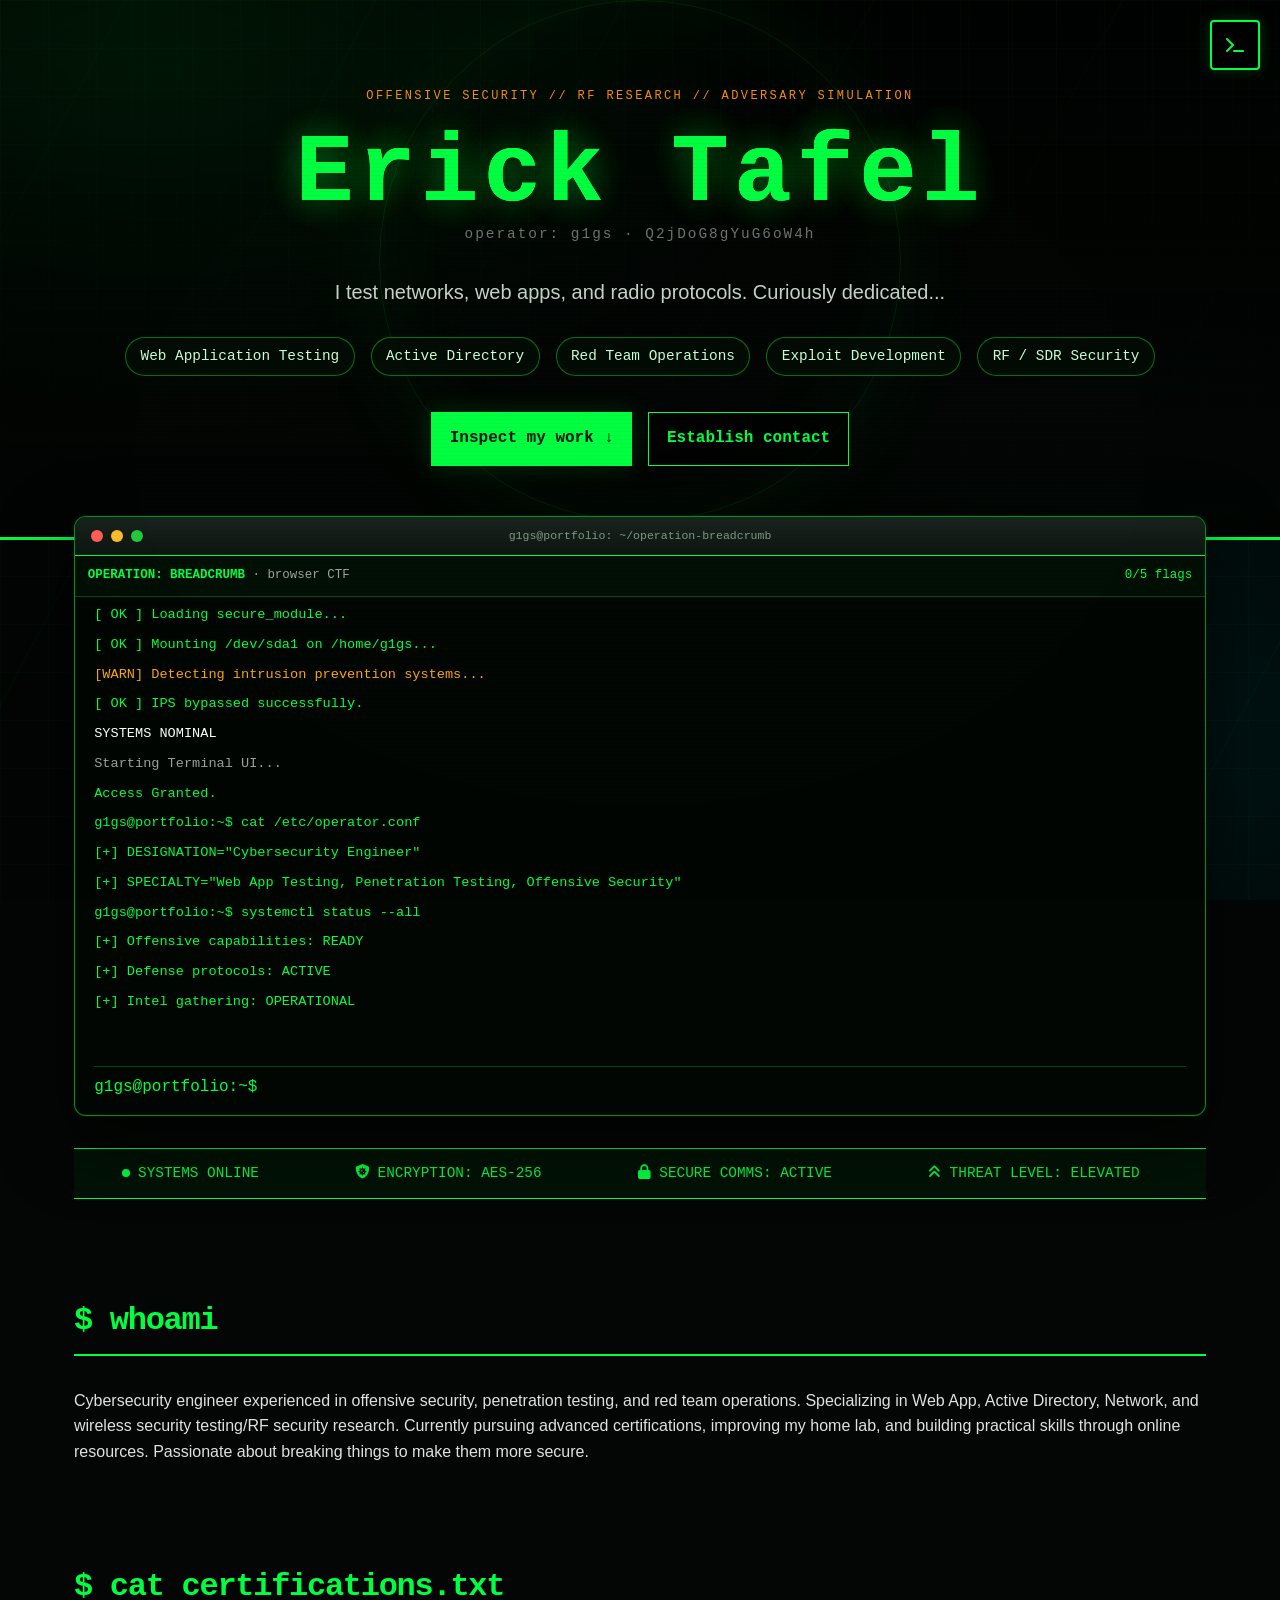
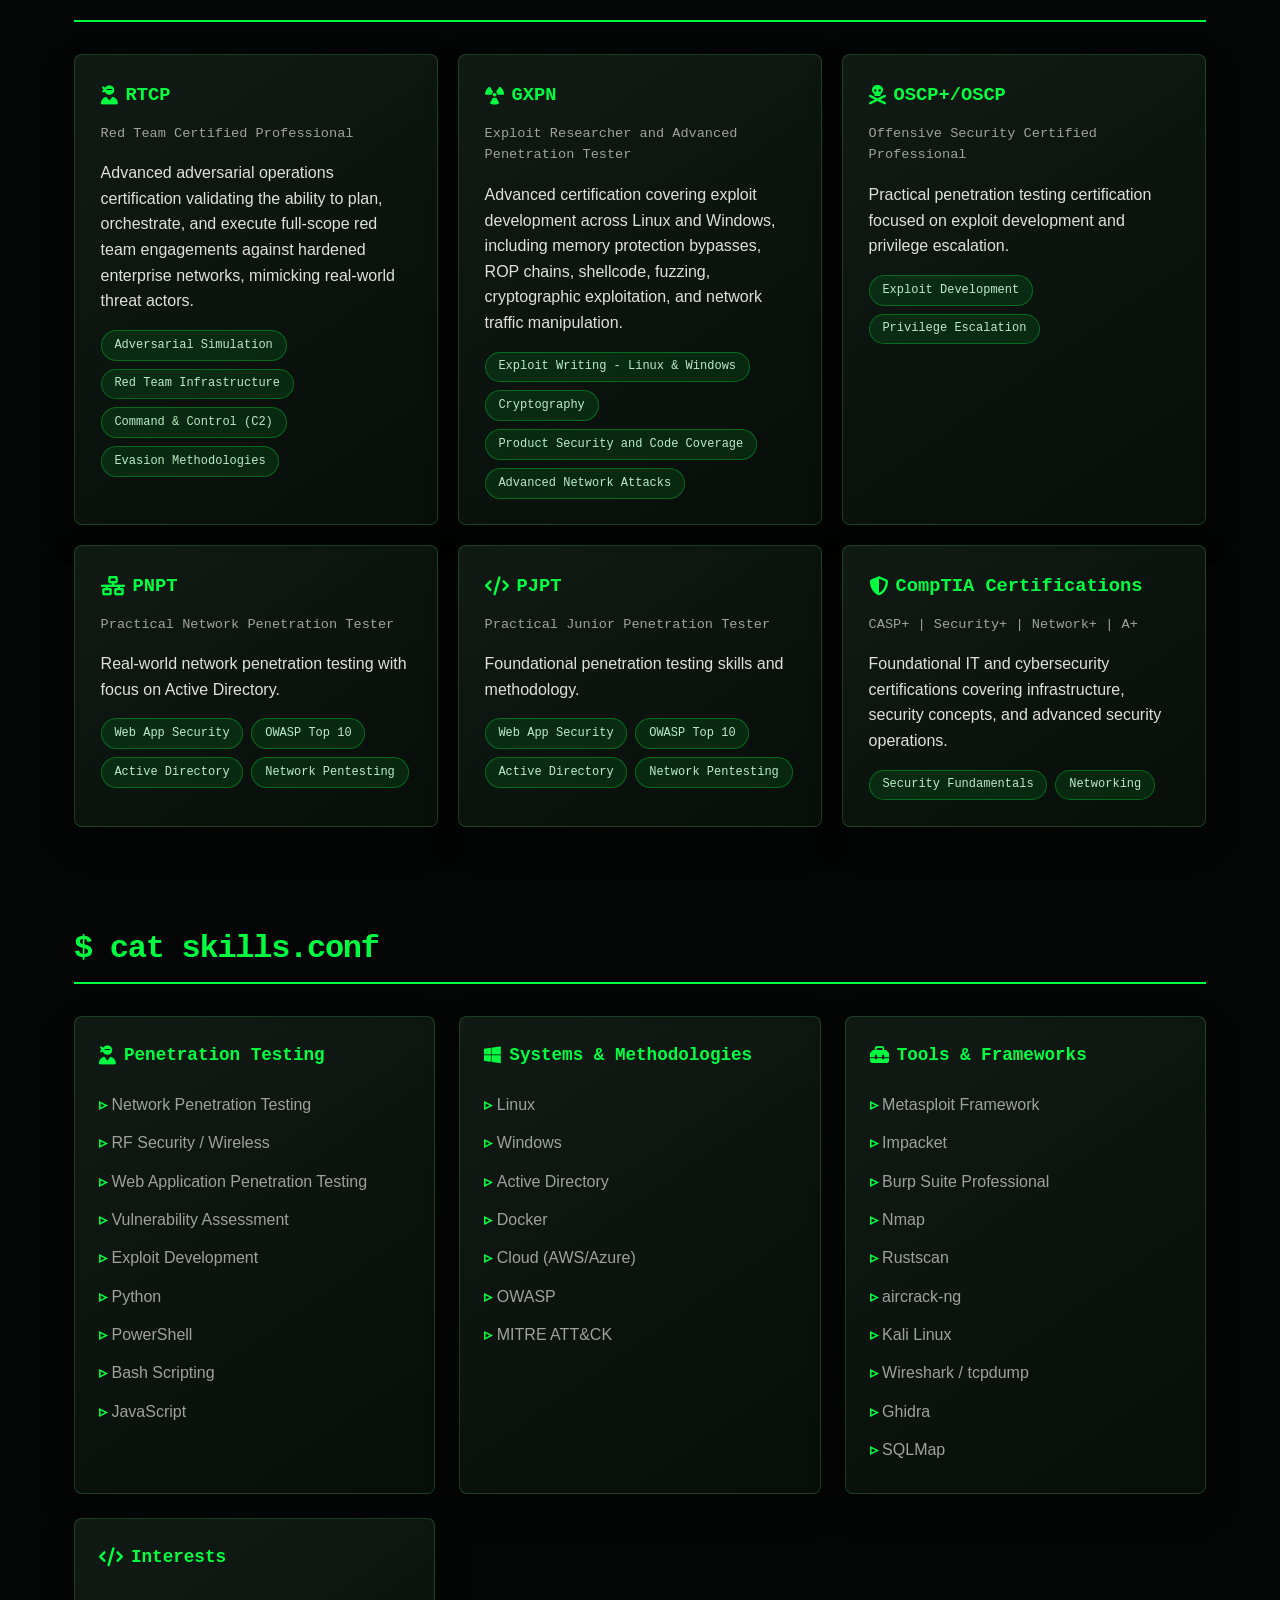
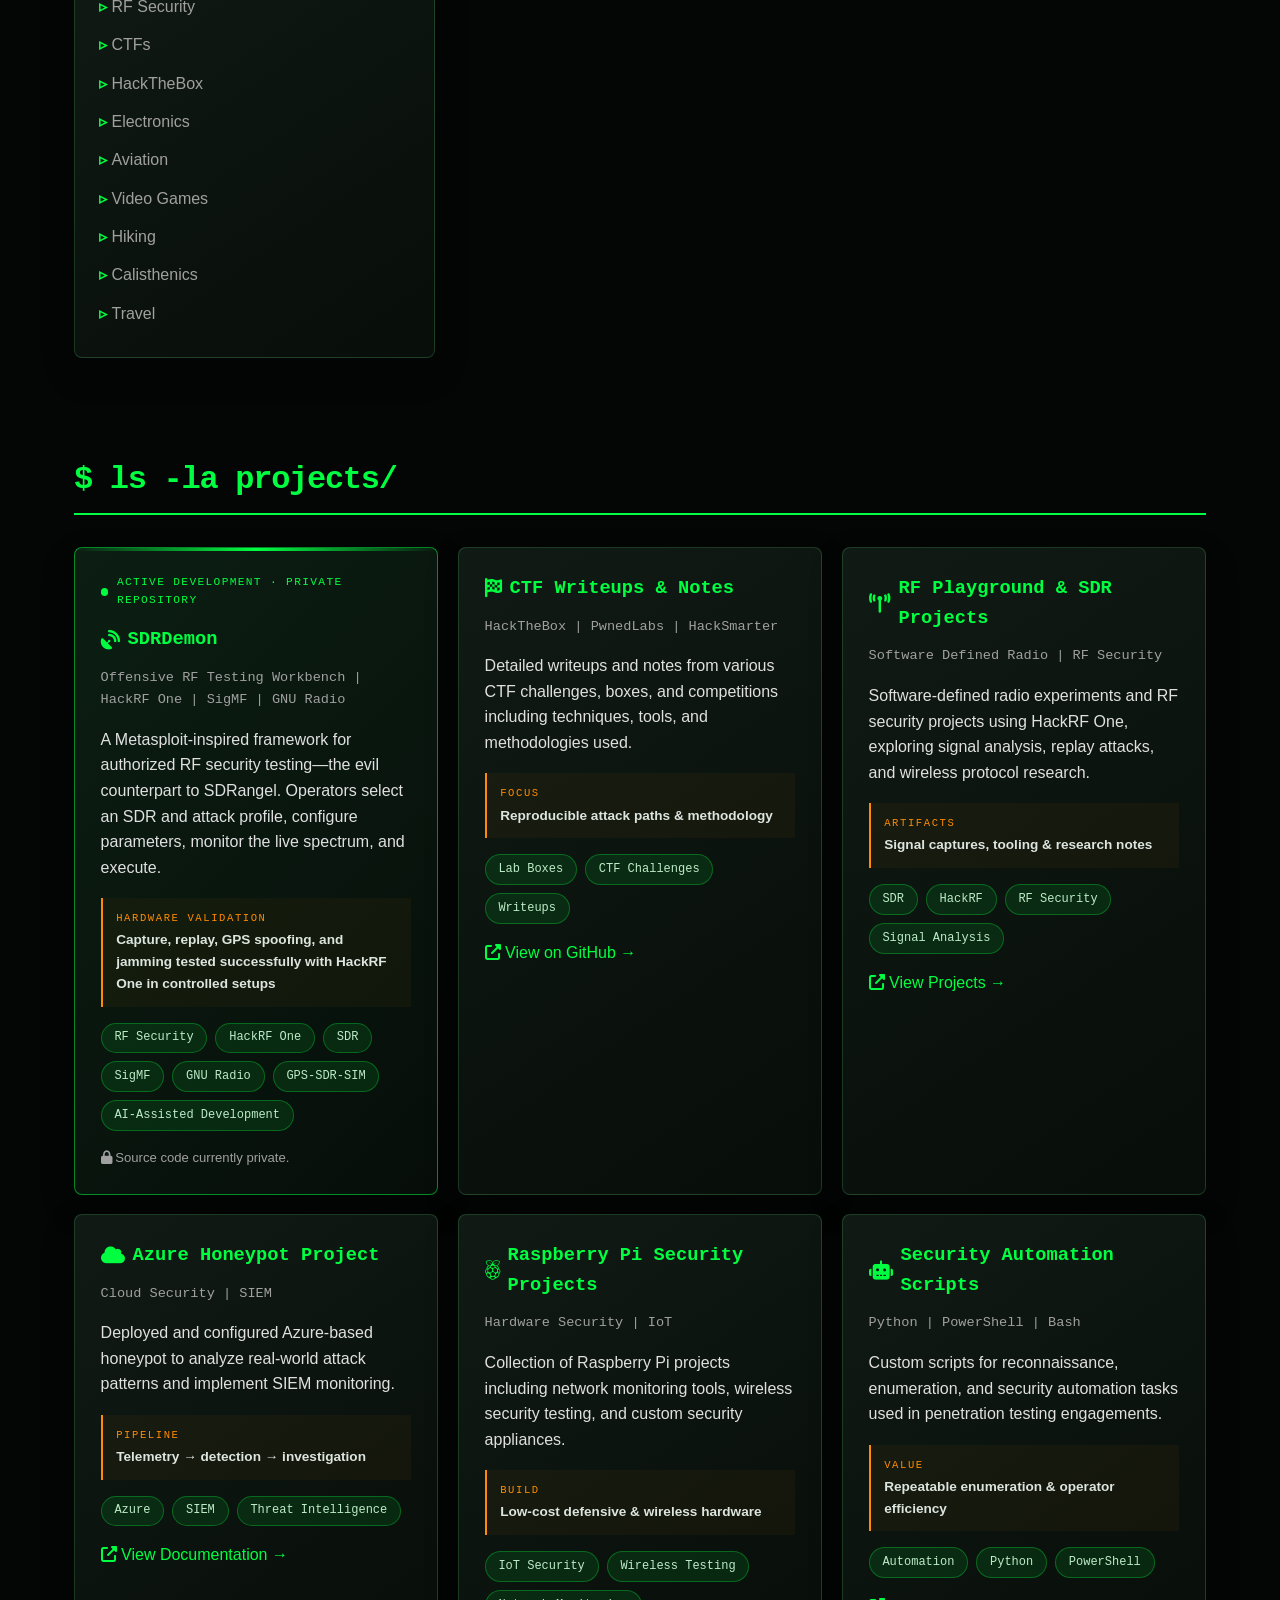
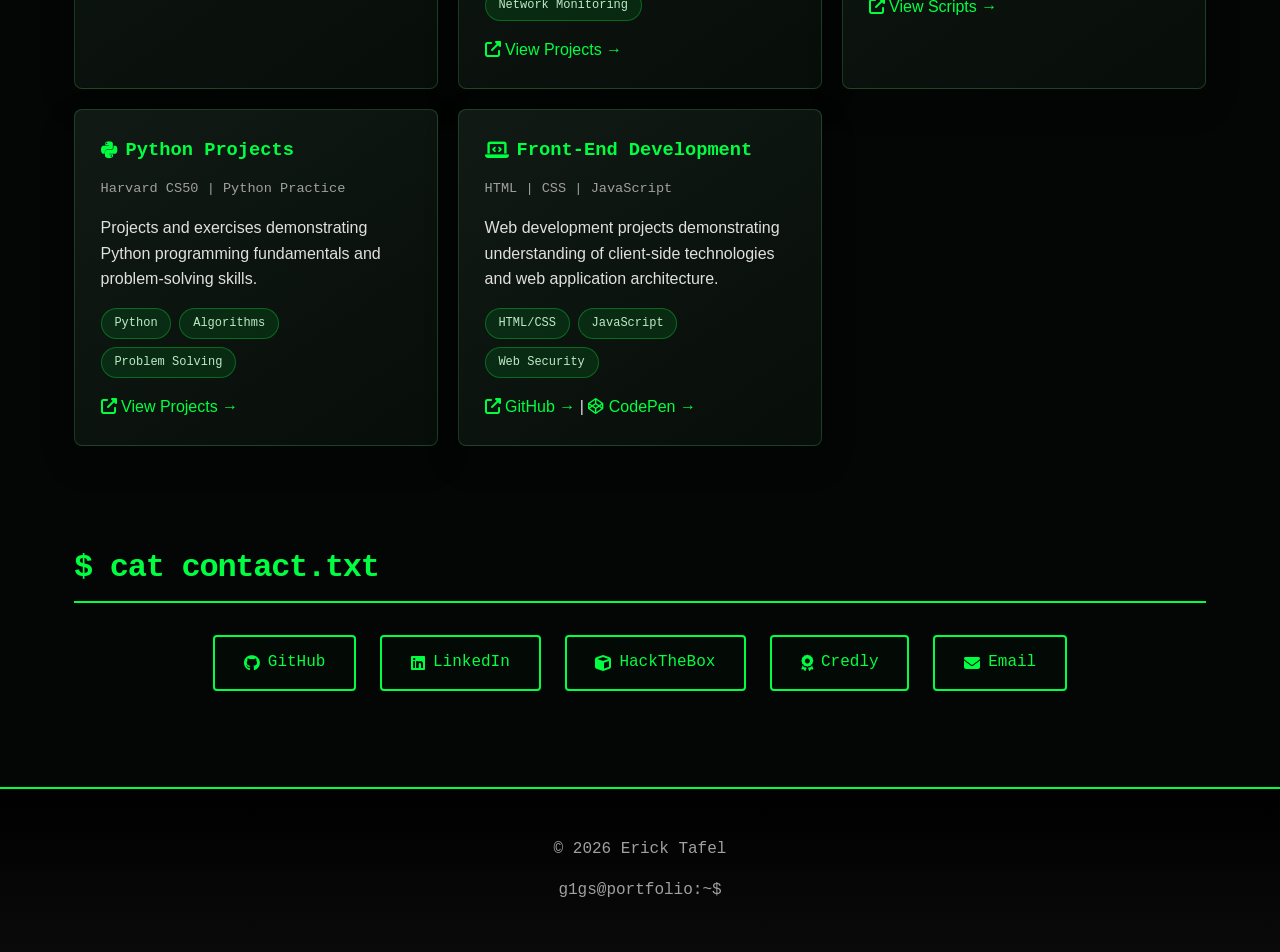
<file: index.html>
<!DOCTYPE html>
<html lang="en">
<head>
    <meta charset="UTF-8">
    <meta name="viewport" content="width=device-width, initial-scale=1.0">
    <meta name="description" content="Erick Tafel — offensive security engineer specializing in penetration testing, Active Directory, exploit development, and RF security research.">
    <meta name="theme-color" content="#030604">
    <meta name="referrer" content="strict-origin-when-cross-origin">
    <meta property="og:title" content="Erick Tafel | Offensive Security Engineer">
    <meta property="og:description" content="Penetration testing, adversary simulation, exploit development, and RF security projects.">
    <meta property="og:type" content="website">
    <title>Erick Tafel | Offensive Security Engineer</title>
    <link rel="stylesheet" href="https://cdnjs.cloudflare.com/ajax/libs/font-awesome/6.4.0/css/all.min.css">
    <link rel="stylesheet" href="styles.css?v=20260803">
</head>
<body>
<a class="skip-link" href="#main-content">Skip to content</a>
<nav class="hacker-nav" id="hackerNav">
    <button class="nav-toggle" type="button" aria-label="Toggle navigation" aria-expanded="false" aria-controls="navMenu"><i class="fas fa-terminal"></i></button>
    
    <div class="nav-menu" id="navMenu" aria-hidden="true">
        <a href="#about">WHOAMI</a>
        <a href="#certifications">CERTS</a>
        <a href="#skills">SKILLS</a>
        <a href="#projects">PROJECTS</a>
        <a href="#contact">CONTACT</a>
    </div>
</nav>
    <header class="hero">
        <div class="hero-grid" aria-hidden="true"></div>
        <p class="eyebrow">OFFENSIVE SECURITY // RF RESEARCH // ADVERSARY SIMULATION</p>
        <h1 class="glitch-title" data-text="Erick Tafel">Erick Tafel</h1>
        <p class="alias">operator: g1gs · Q2jDoG8gYuG6oW4h</p>
        <p class="subtitle">I test networks, web apps, and radio protocols. Curiously dedicated... </p>
        <div class="roles" aria-label="Specialties">
            <span class="role-tag">Web Application Testing</span>
            <span class="role-tag">Active Directory</span>
            <span class="role-tag">Red Team Operations</span>
            <span class="role-tag">Exploit Development</span>
            <span class="role-tag">RF / SDR Security</span>
        </div>
        <div class="hero-actions">
            <a class="primary-action" href="#projects">Inspect my work <span aria-hidden="true">↓</span></a>
            <a class="secondary-action" href="#contact">Establish contact</a>
        </div>
    </header>

    <main class="container" id="main-content">
        <!--
        CTF MAINTAINER NOTES — SPOILERS

        Flags:
        1. g1gs{d0t_f1l3s_l34v3_f00tpr1nts}
        2. g1gs{c0nf1g_l34ks_b3c0m3_1n1t14l_4cc3ss}
        3. g1gs{cr3d_r3us3_0p3ns_s1d3_d00rs}
        4. g1gs{m1sc0nf1gur3d_b4ckups_br34k_b0und4r13s}
        5. g1gs{r00t_c4us3_1s_4lw4ys_th3_g04l}

        Shorthand solution:
        1. cd projects; ls -la; cd .archive; cat flag01.txt; cat next.txt
        2. cd /var/www/portal; ls -la; cat .env
        3. su websvc orbital-demo-47; cat user.txt; cat ops-note.txt
        4. sudo -l; run sudo backupctl with the two-hyphen read-manifest option
        5. run sudo backupctl with the two-hyphen restore option and ../../bin/sh; cat /root/root.txt

        The phrase "two-hyphen" is used because literal consecutive hyphens are invalid inside HTML comments.
        -->
        <!-- Interactive Terminal -->
<div class="terminal">
    <div class="terminal-header" aria-hidden="true">
        <div class="terminal-btn"></div>
        <div class="terminal-btn"></div>
        <div class="terminal-btn"></div>
        <span class="terminal-title">g1gs@portfolio: ~/operation-breadcrumb</span>
    </div>
    <div class="terminal-kicker"><span><strong>OPERATION: BREADCRUMB</strong> · browser CTF</span><span class="ctf-progress" id="ctf-progress" aria-live="polite">0/5 flags</span></div>
    
    <div class="terminal-output" id="output"></div>
    
    <div class="terminal-input">
    <span class="prompt">g1gs@portfolio:~$</span>
    <div class="input-wrapper">
        <input type="text" id="terminal-command" autocomplete="off" autocapitalize="off" spellcheck="false" aria-label="Terminal command">
        <span class="block-cursor"></span>
    </div>
</div>
</div>
        <div class="status-bar">
            <div class="status-ticker">
                <div class="status-ticker-item">
                    <span class="status-dot"></span>
                    <span> SYSTEMS ONLINE</span>
                </div>
                <div class="status-ticker-item">
                    <span><i class="fas fa-shield-virus"></i> ENCRYPTION: AES-256</span>
                </div>
                <div class="status-ticker-item">
                    <span><i class="fas fa-lock"></i> SECURE COMMS: ACTIVE</span>
                </div>
                <div class="status-ticker-item">
                    <span><i class="fa fa-angle-double-up"></i> THREAT LEVEL: ELEVATED</span>
                </div>
                <div class="status-ticker-item">
                    <span><i class="fas fa-clock"></i> LAST SYNC: LIVE</span>
                </div>
                <div class="status-ticker-item">
                    <span><i class="fas fa-crosshairs"></i> SECTOR: CYBER OPS</span>
                </div>
                <!-- Duplicate for seamless loop -->
                <div class="status-ticker-item">
                    <span class="status-dot"></span>
                    <span>SYSTEMS ONLINE</span>
                </div>
                <div class="status-ticker-item">
                    <span><i class="fas fa-shield-virus"></i> ENCRYPTION: AES-256</span>
                </div>
                <div class="status-ticker-item">
                    <span><i class="fas fa-lock"></i> SECURE COMMS: ACTIVE</span>
                </div>
                <div class="status-ticker-item">
                    <span><i class="fas fa-angle-double-up"></i> THREAT LEVEL: ELEVATED</span>
                </div>
                <div class="status-ticker-item">
                    <span><i class="fas fa-clock"></i> LAST SYNC: LIVE</span>
                </div>
                <div class="status-ticker-item">
                    <span><i class="fas fa-crosshairs"></i> SECTOR: CYBER OPS</span>
                </div>
            </div>
        </div>
        <!-- About -->
        <section id="about">
            <h2> $ whoami</h2>
            <p>Cybersecurity engineer experienced in offensive security, penetration testing, and red team operations. Specializing in Web App, Active Directory, Network, and wireless security testing/RF security research. Currently pursuing advanced certifications, improving my home lab, and building practical skills through online resources. Passionate about breaking things to make them more secure.</p>
        </section>

        <!-- Certifications -->
        <section id="certifications">
            <h2> $ cat certifications.txt</h2>
            <div class="cards">
                <div class="card">
                    <h3><i class="fas fa-user-ninja"></i> RTCP</h3>
                    <p class="card-meta">Red Team Certified Professional</p>
                    <p>Advanced adversarial operations certification validating the ability to plan, orchestrate, and execute full-scope red team engagements against hardened enterprise networks, mimicking real-world threat actors.</p>
                    <div class="tags">
                        <span class="tag">Adversarial Simulation</span>
                        <span class="tag">Red Team Infrastructure</span>
                        <span class="tag">Command & Control (C2)</span>
                        <span class="tag">Evasion Methodologies</span>
                    </div>
                </div>
                <div class="card">
                    <h3><i class="fas fa-radiation"></i> GXPN</h3>
                    <p class="card-meta">Exploit Researcher and Advanced Penetration Tester</p>
                    <p>Advanced certification covering exploit development across Linux and Windows, including memory protection bypasses, ROP chains, shellcode, fuzzing, cryptographic exploitation, and network traffic manipulation.</p>
                    <div class="tags">
                        <span class="tag">Exploit Writing - Linux & Windows</span>
                        <span class="tag">Cryptography</span>
                        <span class="tag">Product Security and Code Coverage</span>
                        <span class="tag">Advanced Network Attacks</span>
                    </div>
                </div>
                <div class="card">
                    <h3><i class="fas fa-skull-crossbones"></i> OSCP+/OSCP</h3>
                    <p class="card-meta">Offensive Security Certified Professional</p>
                    <p>Practical penetration testing certification focused on exploit development and privilege escalation.</p>
                    <div class="tags">
                        <span class="tag">Exploit Development</span>
                        <span class="tag">Privilege Escalation</span>
                    </div>
                </div>
                <div class="card">
                    <h3><i class="fas fa-network-wired"></i> PNPT</h3>
                    <p class="card-meta">Practical Network Penetration Tester</p>
                    <p>Real-world network penetration testing with focus on Active Directory.</p>
                    <div class="tags">
                        <span class="tag">Web App Security</span>
                        <span class="tag">OWASP Top 10</span>
                        <span class="tag">Active Directory</span>
                        <span class="tag">Network Pentesting</span>
                    </div>
                </div>
                <div class="card">
                    <h3><i class="fas fa-code"></i> PJPT</h3>
                    <p class="card-meta">Practical Junior Penetration Tester</p>
                    <p>Foundational penetration testing skills and methodology.</p>
                    <div class="tags">
                        <span class="tag">Web App Security</span>
                        <span class="tag">OWASP Top 10</span>
                        <span class="tag">Active Directory</span>
                        <span class="tag">Network Pentesting</span>
                    </div>
                </div>
                <div class="card">
                    <h3><i class="fas fa-shield-alt"></i> CompTIA Certifications</h3>
                    <p class="card-meta">CASP+ | Security+ | Network+ | A+</p>
                    <p>Foundational IT and cybersecurity certifications covering infrastructure, security concepts, and advanced security operations.</p>
                    <div class="tags">
                        <span class="tag">Security Fundamentals</span>
                        <span class="tag">Networking</span>
                    </div>
                </div>
            </div>
        </section>

        <!-- Skills -->
        <section id="skills">
            <h2> $ cat skills.conf</h2>
            <div class="skills-grid">
                <div class="skill-category">
                    <h3><i class="fas fa-user-ninja"></i> Penetration Testing</h3>
                    <ul>
                        <li>Network Penetration Testing</li>
                        <li>RF Security / Wireless</li>
                        <li>Web Application Penetration Testing</li>
                        <li>Vulnerability Assessment</li>
                        <li>Exploit Development</li>
                        <li>Python</li>
                        <li>PowerShell</li>
                        <li>Bash Scripting</li>
                        <li>JavaScript</li>
                    </ul>
                </div>
                <div class="skill-category">
                    <h3><i class="fab fa-windows"></i> Systems & Methodologies</h3>
                    <ul>
                        <li>Linux</li>
                        <li>Windows</li>
                        <li>Active Directory</li>
                        <li>Docker</li>
                        <li>Cloud (AWS/Azure)</li>
                        <li>OWASP</li>
                        <li>MITRE ATT&CK</li>
                    </ul>
                </div>
                <div class="skill-category">
                    <h3><i class="fas fa-toolbox"></i> Tools & Frameworks</h3>
                    <ul>
                        <li>Metasploit Framework</li>
                        <li>Impacket</li>
                        <li>Burp Suite Professional</li>
                        <li>Nmap</li>
                        <li>Rustscan</li>
                        <li>aircrack-ng</li>
                        <li>Kali Linux</li>
                        <li>Wireshark / tcpdump</li>
                        <li>Ghidra</li>
                        <li>SQLMap</li>
                    </ul>
                </div>
                <div class="skill-category">
                    <h3><i class="fas fa-code"></i> Interests</h3>
                    <ul>
                        <li>RF Security</li>
                        <li>CTFs</li>
                        <li>HackTheBox</li>
                        <li>Electronics</li>
                        <li>Aviation</li>
                        <li>Video Games</li>
                        <li>Hiking</li>
                        <li>Calisthenics</li>
                        <li>Travel</li>
                    </ul>
                </div>
            </div>
        </section>

        <!-- Projects -->
        <section id="projects">
            <h2> $ ls -la projects/</h2>
            <div class="cards">
                <article class="card project-featured">
                    <div class="project-status"><span class="status-dot"></span> ACTIVE DEVELOPMENT · PRIVATE REPOSITORY</div>
                    <h3><i class="fas fa-satellite-dish"></i> SDRDemon</h3>
                    <p class="card-meta">Offensive RF Testing Workbench | HackRF One | SigMF | GNU Radio</p>
                    <p>A Metasploit-inspired framework for authorized RF security testing—the evil counterpart to SDRangel. Operators select an SDR and attack profile, configure parameters, monitor the live spectrum, and execute.</p>
                    <div class="project-proof"><span>HARDWARE VALIDATION</span><strong>Capture, replay, GPS spoofing, and jamming tested successfully with HackRF One in controlled setups</strong></div>
                    <div class="tags">
                        <span class="tag">RF Security</span><span class="tag">HackRF One</span><span class="tag">SDR</span><span class="tag">SigMF</span><span class="tag">GNU Radio</span><span class="tag">GPS-SDR-SIM</span><span class="tag">AI-Assisted Development</span>
                    </div>
                    <p class="private-project"><i class="fas fa-lock"></i> Source code currently private.</p>
                </article>
                <div class="card">
                    <h3><i class="fas fa-flag-checkered"></i> CTF Writeups & Notes</h3>
                    <p class="card-meta">HackTheBox | PwnedLabs | HackSmarter </p>
                    <p>Detailed writeups and notes from various CTF challenges, boxes, and competitions including techniques, tools, and methodologies used.</p>
                    <div class="project-proof"><span>FOCUS</span><strong>Reproducible attack paths & methodology</strong></div>
                    <div class="tags">
                        <span class="tag">Lab Boxes</span>
                        <span class="tag">CTF Challenges</span>
                        <span class="tag">Writeups</span>
                    </div>
                    <p style="margin-top: 1rem;"><a href="https://github.com/ericktafel1/CTFs" target="_blank" rel="noopener noreferrer"><i class="fas fa-external-link-alt"></i> View on GitHub →</a></p>
                </div>
                <div class="card">
                    <h3><i class="fas fa-broadcast-tower"></i> RF Playground & SDR Projects</h3>
                    <p class="card-meta">Software Defined Radio | RF Security</p>
                    <p>Software-defined radio experiments and RF security projects using HackRF One, exploring signal analysis, replay attacks, and wireless protocol research.</p>
                    <div class="project-proof"><span>ARTIFACTS</span><strong>Signal captures, tooling & research notes</strong></div>
                        <div class="tags">
                            <span class="tag">SDR</span>
                            <span class="tag">HackRF</span>
                            <span class="tag">RF Security</span>
                            <span class="tag">Signal Analysis</span>
                        </div>
                        <p style="margin-top: 1rem;"><a href="https://github.com/ericktafel1/RF-Playground" target="_blank" rel="noopener noreferrer"><i class="fas fa-external-link-alt"></i> View Projects →</a></p>
                </div>
                <div class="card">
                    <h3><i class="fas fa-cloud"></i> Azure Honeypot Project</h3>
                    <p class="card-meta">Cloud Security | SIEM</p>
                    <p>Deployed and configured Azure-based honeypot to analyze real-world attack patterns and implement SIEM monitoring.</p>
                    <div class="project-proof"><span>PIPELINE</span><strong>Telemetry → detection → investigation</strong></div>
                    <div class="tags">
                        <span class="tag">Azure</span>
                        <span class="tag">SIEM</span>
                        <span class="tag">Threat Intelligence</span>
                    </div>
                    <p style="margin-top: 1rem;"><a href="https://github.com/ericktafel1/AzureHoneypot" target="_blank" rel="noopener noreferrer"><i class="fas fa-external-link-alt"></i> View Documentation →</a></p>
                </div>
                <div class="card">
                    <h3><i class="fab fa-raspberry-pi"></i> Raspberry Pi Security Projects</h3>
                    <p class="card-meta">Hardware Security | IoT</p>
                    <p>Collection of Raspberry Pi projects including network monitoring tools, wireless security testing, and custom security appliances.</p>
                    <div class="project-proof"><span>BUILD</span><strong>Low-cost defensive & wireless hardware</strong></div>
                    <div class="tags">
                        <span class="tag">IoT Security</span>
                        <span class="tag">Wireless Testing</span>
                        <span class="tag">Network Monitoring</span>
                    </div>
                    <p style="margin-top: 1rem;"><a href="https://github.com/ericktafel1/RaspberryPiProjects" target="_blank" rel="noopener noreferrer"><i class="fas fa-external-link-alt"></i> View Projects →</a></p>
                </div>
                <div class="card">
                    <h3><i class="fas fa-robot"></i> Security Automation Scripts</h3>
                    <p class="card-meta">Python | PowerShell | Bash</p>
                    <p>Custom scripts for reconnaissance, enumeration, and security automation tasks used in penetration testing engagements.</p>
                    <div class="project-proof"><span>VALUE</span><strong>Repeatable enumeration & operator efficiency</strong></div>
                    <div class="tags">
                        <span class="tag">Automation</span>
                        <span class="tag">Python</span>
                        <span class="tag">PowerShell</span>
                    </div>
                    <p style="margin-top: 1rem;"><a href="https://github.com/ericktafel1/Scripts" target="_blank" rel="noopener noreferrer"><i class="fas fa-external-link-alt"></i> View Scripts →</a></p>
                </div>
                <div class="card">
                    <h3><i class="fab fa-python"></i> Python Projects</h3>
                    <p class="card-meta">Harvard CS50 | Python Practice</p>
                    <p>Projects and exercises demonstrating Python programming fundamentals and problem-solving skills.</p>
                    <div class="tags">
                        <span class="tag">Python</span>
                        <span class="tag">Algorithms</span>
                        <span class="tag">Problem Solving</span>
                    </div>
                    <p style="margin-top: 1rem;"><a href="https://github.com/ericktafel1/CS50" target="_blank" rel="noopener noreferrer"><i class="fas fa-external-link-alt"></i> View Projects →</a></p>
                </div>
                <div class="card">
                    <h3><i class="fas fa-laptop-code"></i> Front-End Development</h3>
                    <p class="card-meta">HTML | CSS | JavaScript</p>
                    <p>Web development projects demonstrating understanding of client-side technologies and web application architecture.</p>
                    <div class="tags">
                        <span class="tag">HTML/CSS</span>
                        <span class="tag">JavaScript</span>
                        <span class="tag">Web Security</span>
                    </div>
                    <p style="margin-top: 1rem;"><a href="https://github.com/ericktafel1/Front_End_Development" target="_blank" rel="noopener noreferrer"><i class="fas fa-external-link-alt"></i> GitHub →</a> | <a href="https://codepen.io/ericktafel" target="_blank" rel="noopener noreferrer"><i class="fab fa-codepen"></i> CodePen →</a></p>
                </div>
            </div>
        </section>

        <!-- Contact -->
        <section id="contact">
            <h2> $ cat contact.txt</h2>
            <div class="contact-links">
                <a href="https://github.com/ericktafel1" class="contact-link" target="_blank" rel="noopener noreferrer"><i class="fab fa-github"></i> GitHub</a>
                <a href="https://www.linkedin.com/in/ericktafel" class="contact-link" target="_blank" rel="noopener noreferrer"><i class="fab fa-linkedin"></i> LinkedIn</a>
                <a href="https://app.hackthebox.com/profile/1321737" class="contact-link" target="_blank" rel="noopener noreferrer"><i class="fas fa-cube"></i> HackTheBox</a>
                <a href="https://www.credly.com/users/erick-tafel/badges" class="contact-link" target="_blank" rel="noopener noreferrer"><i class="fas fa-award"></i> Credly</a>
                <a href="mailto:tafel_sec@protonmail.com" class="contact-link"><i class="fas fa-envelope"></i> Email</a>
            </div>
        </section>
    </main>

    <footer>
        <p>&copy; <span id="year"></span> Erick Tafel</p>
        <p class="footer-prompt">
            <span>g1gs@portfolio:~$</span>
            <span class="cursor"></span>
        </p>
    </footer>
<script src="terminal.js?v=20260803" defer></script>
</file>
<file: styles.css>
.hacker-nav {
    position: fixed;
    top: 20px;
    right: 20px;
    z-index: 9999; /* Ensures it stays above everything */
    display: flex;
    flex-direction: column;
    align-items: flex-end;
}

/* The small square hacker symbol */
.nav-toggle {
    width: 50px;
    height: 50px;
    background: #000;
    border: 2px solid var(--neon-green);
    color: var(--neon-green);
    display: flex;
    align-items: center;
    justify-content: center;
    cursor: pointer;
    border-radius: 4px;
    font-size: 1.5rem;
    box-shadow: 0 0 15px rgba(0, 255, 65, 0.2);
    transition: all 0.3s ease;
}

.nav-toggle:hover {
    box-shadow: 0 0 20px var(--neon-green);
    background: var(--neon-green);
    color: #000;
}

/* The hidden menu container */
.nav-menu {
    margin-top: 10px;
    background: rgba(0, 0, 0, 0.95);
    border: 1px solid var(--neon-green);
    padding: 20px;
    display: flex;
    flex-direction: column;
    gap: 15px;
    transform: translateX(120%); /* Hidden by default */
    transition: transform 0.4s cubic-bezier(0.175, 0.885, 0.32, 1.275);
}

/* The active state (when clicked) */
.hacker-nav.active .nav-menu {
    transform: translateX(0);
}

.nav-menu a {
    color: var(--glitch-white);
    text-decoration: none;
    font-size: 0.9rem;
    letter-spacing: 2px;
    transition: 0.3s;
}

.nav-menu a:hover {
    color: var(--neon-green);
    text-shadow: 0 0 5px var(--neon-green);
}
@media (max-width: 768px) {
    .top-nav { padding: 0.5rem; width: 100%; justify-content: center; }
    .nav-links { gap: 0.8rem; font-size: 0.7rem; }
}
        * {
            margin: 0;
            padding: 0;
            box-sizing: border-box;
        }

        :root {
            --neon-green: #00ff41;
            --dark-bg: #000000;
            --card-bg: #1a1a1a;
            --text-primary: #e0e0e0;
            --text-secondary: #a0a0a0;
            --glitch-orange: #ff8c00;
            --glitch-white: #ffffff;
            --glitch-green: #00ff41;
        }

        body {
            font-family: 'Courier New', monospace;
            background: var(--dark-bg);
            color: var(--text-primary);
            line-height: 1.6;
            overflow-x: hidden;
        }

.container {
    width: 100%;
    max-width: 1200px;
    margin: 0 auto;
    padding: 1rem; /* Reduced from 2rem to give more space on small screens */
}

/* Updated Glitch Animation - 8s Loop */
.glitch-title {
    position: relative;
    color: var(--glitch-green);
    font-size: 4rem;
    letter-spacing: 5px;
    /* This ensures the main text stays visible */
    z-index: 1;
}

/* Creating the glitch layers using pseudo-elements */
.glitch-title::before,
.glitch-title::after {
    content: attr(data-text);
    position: absolute;
    top: 0; left: 0; width: 100%; height: 100%;
    /* 8s total loop, but the action happens in the first 1s */
    animation: glitch-rapid 8s infinite linear;
}

@keyframes glitch-rapid {
    /* 0% to 10% is the fast glitching (0.8 seconds of action) */
    0% { clip-path: inset(80% 0 1% 0); transform: translate(-5px); opacity: 1; }
    2% { clip-path: inset(10% 0 70% 0); transform: translate(5px); }
    4% { clip-path: inset(40% 0 43% 0); transform: translate(-5px); }
    6% { clip-path: inset(10% 0 20% 0); transform: translate(5px); }
    8% { clip-path: inset(25% 0 50% 0); transform: translate(-2px); }
    10% { clip-path: inset(0 0 0 0); transform: translate(0); opacity: 1; }
    /* 10.1% to 100% is the "still" period (7.2 seconds of silence) */
    10.1%, 100% { clip-path: inset(0 0 0 0); transform: translate(0); opacity: 0; }
}
        
header {
    text-align: center;
    padding: 2rem 2rem; /* Reduced padding from 4rem */
    background: linear-gradient(135deg, var(--dark-bg) 0%, #0a0a0a 100%);
    border-bottom: 3px solid var(--neon-green);
    margin-bottom: 1rem; /* This is the main gap fix */
    position: relative;
}

        .alias {
            font-size: 0.9rem;
            color: var(--text-secondary);
            opacity: 0.7;
            margin-bottom: 0.5rem;
            letter-spacing: 2px;
            font-family: monospace;
        }

        .subtitle {
            font-size: 1.3rem;
            color: var(--text-primary);
            margin: 1rem 0;
            font-weight: 300;
        }

        .roles {
            display: flex;
            gap: 1rem;
            justify-content: center;
            flex-wrap: wrap;
            margin-top: 1.5rem;
        }

        .role-tag {
            padding: 0.6rem 1.2rem;
            background: rgba(0, 255, 65, 0.05);
            border: 2px solid var(--neon-green);
            border-radius: 4px;
            font-size: 0.9rem;
            transition: all 0.3s ease;
        }

        .role-tag:hover {
            background: rgba(0, 255, 65, 0.15);
            box-shadow: 0 0 15px rgba(0, 255, 65, 0.3);
        }

        /* Status Indicators */
        /* Status Bar - Side Scrolling Ticker */
        .status-bar {
            background: rgba(0, 255, 65, 0.05);
            border-top: 1px solid var(--neon-green);
            border-bottom: 1px solid var(--neon-green);
            overflow: hidden;
            padding: 0.8rem 0;
            position: relative;
            margin-top: 2rem;
        }

        .status-ticker {
            display: flex;
            animation: scroll-left 90s linear infinite;
            white-space: nowrap;
        }

        .status-ticker-item {
            display: inline-flex;
            align-items: center;
            gap: 0.5rem;
            padding: 0 3rem;
            font-size: 0.9rem;
            color: var(--neon-green);
        }

        @keyframes scroll-left {
            0% {
                transform: translateX(0);
            }
            100% {
                transform: translateX(-100%);
            }
        }

        .status-dot {
            width: 8px;
            height: 8px;
            border-radius: 50%;
            background: var(--neon-green);
            animation: pulse 2s infinite;
        }

        @keyframes pulse {
            0%, 100% { opacity: 1; }
            50% { opacity: 0.3; }
        }

        /* Terminal */
.terminal {
    background: #000;
    border: 2px solid var(--neon-green);
    border-radius: 8px;
    padding: 10px; /* Reduced for mobile */
    margin: 1rem 0;
    display: flex;
    flex-direction: column;
    min-height: 400px;
    max-height: 600px; /* Limits height so it doesn't grow forever */
    overflow: hidden; /* Prevents horizontal spill */
    width: 100%;
}



.terminal-header {
    display: flex;
    gap: 8px; 
    padding: 10px;
    background: #1a1a1a;
    border-bottom: 1px solid var(--neon-green);
    border-radius: 8px 8px 0 0;
}

.terminal-btn {
    width: 12px;
    height: 12px;
    border-radius: 50%;
}

        .terminal-output {
    flex: 1;
    overflow-y: auto; /* Scroll up and down */
    overflow-x: hidden; /* Stop horizontal scrolling */
    word-wrap: break-word; /* Forces long text to wrap */
    word-break: break-all;
    font-size: 0.85rem; /* Slightly smaller for mobile */
}

        .terminal-line {
            margin: 0.5rem 0;
        }

        .terminal-line a {
            color: var(--glitch-cyan);
            text-decoration: underline;
        }

        .terminal-line a:hover {
            color: var(--neon-green);
        }

        .prompt {
            color: var(--neon-green);
            white-space: nowrap; /* Prevents the $ from ever jumping to a new line */
            margin-right: 10px; /* Space between $ and where you type */
            flex-shrink: 0;
        }
/* Colors for the header buttons */
.terminal-btn:nth-child(1) { background: #ff5f56; } /* Red */
.terminal-btn:nth-child(2) { background: #ffbd2e; } /* Yellow */
.terminal-btn:nth-child(3) { background: #27c93f; } /* Green */
/* Ensure the input starts immediately after the prompt */
.terminal-input {
    display: flex; /* Keeps prompt and input side-by-side */
    align-items: center;
    gap: 10px;
    width: 100%;
    background: transparent;
    position: relative; /* Essential for absolute cursor positioning if used */
}

/* --- TERMINAL CURSOR FIX --- */
.input-wrapper {
    display: flex;
    flex: 1;
    align-items: center;
}

#terminal-command {
    background: transparent;
    border: none;
    outline: none;
    color: var(--neon-green);
    font-family: 'Courier New', monospace;
    font-size: 1rem;
    padding: 0;
    margin: 0;
    width: 1ch; /* Start small */
    max-width: 100%;
    flex: 0 1 auto; /* Allows it to grow with text */
    caret-color: transparent; /* Hides default line */
}

.terminal-kicker { display:flex; justify-content:space-between; gap:1rem; padding:.65rem .8rem; color:var(--text-secondary); font-size:.78rem; border-bottom:1px solid rgba(0,255,65,.25); }
.terminal-kicker strong, .ctf-progress { color:var(--neon-green); }
.terminal:focus-within { box-shadow:0 0 28px rgba(0,255,65,.16); }
.terminal-input { border-top:1px solid rgba(0,255,65,.25); padding-top:.65rem; }
.terminal-line.success { color:#8dffab !important; border-left:2px solid var(--neon-green); padding-left:.65rem; }
.terminal-line.error { color:#ff8b8b !important; }
.terminal-line.muted { color:var(--text-secondary) !important; }
.skip-link { position:fixed; left:1rem; top:-5rem; z-index:10000; background:var(--neon-green); color:#000; padding:.7rem 1rem; }
.skip-link:focus { top:1rem; }
.nav-toggle { font:inherit; }
.nav-menu[aria-hidden="true"] { visibility:hidden; }
a:focus-visible, button:focus-visible, input:focus-visible { outline:2px solid #fff; outline-offset:4px; }
@media (prefers-reduced-motion: reduce) { *, *::before, *::after { animation-duration:.01ms !important; animation-iteration-count:1 !important; scroll-behavior:auto !important; } }

.block-cursor {
    display: inline-block;
    width: 10px;
    height: 1.2rem;
    background: var(--neon-green);
    animation: blink 1s step-end infinite;
}

@keyframes blink {
    50% { opacity: 0; }
}

        /* Sections */
        section {
            margin: 4rem 0;
        }

        h2 {
            font-size: 2rem;
            color: var(--neon-green);
            margin-bottom: 2rem;
            padding-bottom: 0.5rem;
            border-bottom: 2px solid var(--neon-green);
            display: flex;
            align-items: center;
            gap: 1rem;
        }

        h2 i {
            font-size: 1.5rem;
        }

        /* Cards */
        .cards {
            display: grid;
            grid-template-columns: repeat(auto-fit, minmax(320px, 1fr));
            gap: 2rem;
            margin-top: 2rem;
        }

        .card {
            background: var(--card-bg);
            padding: 2rem;
            border-radius: 8px;
            border: 1px solid rgba(0, 255, 65, 0.2);
            transition: all 0.3s ease;
            position: relative;
        }

        .card::before {
            content: '';
            position: absolute;
            top: 0;
            left: 0;
            right: 0;
            height: 3px;
            background: linear-gradient(90deg, transparent, var(--neon-green), transparent);
            opacity: 0;
            transition: opacity 0.3s ease;
        }

        .card:hover {
            border-color: var(--neon-green);
            box-shadow: 0 5px 25px rgba(0, 255, 65, 0.2);
            transform: translateY(-5px);
        }

        .card:hover::before {
            opacity: 1;
        }

        .card h3 {
            color: var(--neon-green);
            margin-bottom: 0.75rem;
            display: flex;
            align-items: center;
            gap: 0.5rem;
        }

        .card h3 i {
            font-size: 1.2rem;
        }

        .card-meta {
            color: var(--text-secondary);
            font-size: 0.85rem;
            margin-bottom: 1rem;
        }

        .card a {
            color: var(--neon-green);
            text-decoration: none;
            border-bottom: 1px solid transparent;
            transition: all 0.3s ease;
        }

        .card a:hover {
            border-bottom: 1px solid var(--neon-green);
            text-shadow: 0 0 5px var(--neon-green);
        }

        .tags {
            display: flex;
            flex-wrap: wrap;
            gap: 0.5rem;
            margin-top: 1rem;
        }

        .tag {
            background: rgba(0, 255, 65, 0.1);
            padding: 0.3rem 0.8rem;
            border-radius: 3px;
            font-size: 0.75rem;
            border: 1px solid rgba(0, 255, 65, 0.3);
        }

        /* Skills Grid */
        .skills-grid {
            display: grid;
            grid-template-columns: repeat(auto-fit, minmax(280px, 1fr));
            gap: 1.5rem;
        }

        .skill-category {
            background: var(--card-bg);
            padding: 1.5rem;
            border-radius: 8px;
            border-left: 4px solid var(--neon-green);
            transition: all 0.3s ease;
        }

        .skill-category:hover {
            box-shadow: 0 5px 20px rgba(0, 255, 65, 0.15);
            transform: translateX(5px);
        }

        .skill-category h3 {
            color: var(--neon-green);
            margin-bottom: 1rem;
            font-size: 1.1rem;
            display: flex;
            align-items: center;
            gap: 0.5rem;
        }

        .skill-category h3 i {
            font-size: 1.2rem;
        }

        .skill-category ul {
            list-style: none;
        }

        .skill-category li {
            padding: 0.4rem 0;
            color: var(--text-secondary);
            transition: color 0.3s ease;
        }

        .skill-category li:hover {
            color: var(--text-primary);
        }

        .skill-category li:before {
            content: "▹ ";
            color: var(--neon-green);
            font-weight: bold;
        }

        /* Contact Links */
        .contact-links {
            display: flex;
            gap: 1.5rem;
            justify-content: center;
            margin-top: 2rem;
            flex-wrap: wrap;
        }

        .contact-link {
            color: var(--neon-green);
            text-decoration: none;
            padding: 0.8rem 1.8rem;
            border: 2px solid var(--neon-green);
            border-radius: 4px;
            transition: all 0.3s ease;
            display: flex;
            align-items: center;
            gap: 0.5rem;
        }

        .contact-link:hover {
            background: var(--neon-green);
            color: var(--dark-bg);
            box-shadow: 0 0 20px var(--neon-green);
            transform: translateY(-2px);
        }

        /* Footer */
        footer {
            text-align: center;
            padding: 2rem 0;
            margin-top: auto;
            border-top: 2px solid var(--neon-green);
            background: linear-gradient(180deg, var(--dark-bg) 0%, #0a0a0a 100%);
        }

        footer p {
            margin: 1rem 0;
            color: var(--text-secondary);
        }

        /* Responsive */
        @media (max-width: 768px) {
            .glitch-title {
                font-size: 2rem;
            }

            .glitch-footer {
                font-size: 1.2rem;
            }
            .cards {
                grid-template-columns: 1fr;
            }

            h2 {
                font-size: 1.5rem;
            }

            .status-bar {
                gap: 1rem;
            }

            .status-item {
                font-size: 0.8rem;
                padding: 0.4rem 0.8rem;
            }

            .contact-links {
                flex-direction: column;
                align-items: stretch;
            }

            .contact-link {
                width: 100%;
                justify-content: center;
            }

            .terminal-output {
                font-size: 0.8rem;
            }

            .encrypted-badge {
                font-size: 0.75rem;
                padding: 0.3rem 0.8rem;
            }
        }


        html, body {
    height: 100%;
    margin: 0;
    padding: 0;
}

body {
    display: flex;
    flex-direction: column;
    min-height: 100vh;
}

.container {
    flex: 1; /* This pushes the footer down by taking up all available space */
}

footer {
    padding-bottom: 2rem;
}
        /* Mobile Optimizations */
@media (max-width: 768px) {
    .glitch-title {
        font-size: 2.5rem; /* Shrink title so it doesn't wrap weirdly */
        letter-spacing: 2px;
    }

    header {
        padding: 1.5rem 1rem;
    }

    .terminal {
        height: 400px; /* Shorter terminal for mobile screens */
        padding: 10px;
    }

    .terminal-header {
        padding: 5px;
    }

    #terminal-command, .prompt {
        font-size: 0.8rem; /* Smaller text so the prompt fits on one line */
    }

    /* Ensure the BANNER (ASCII Art) doesn't break the layout */
    pre {
        font-size: 8px !important;
        overflow-x: hidden;
    }
}

/* 2026 visual system */
:root { --panel:#0b110e; --panel-2:#101914; --line:rgba(111,255,147,.18); --muted-green:#75b987; }
html { scroll-behavior:smooth; scroll-padding-top:2rem; }
body { background-color:#030604; background-image:radial-gradient(circle at 15% 0%,rgba(0,255,65,.08),transparent 32rem),radial-gradient(circle at 90% 30%,rgba(255,140,0,.045),transparent 28rem),linear-gradient(rgba(255,255,255,.012) 1px,transparent 1px),linear-gradient(90deg,rgba(255,255,255,.012) 1px,transparent 1px); background-size:auto,auto,48px 48px,48px 48px; }
.container { max-width:1180px; padding:0 1.5rem; }
.hero { isolation:isolate; overflow:hidden; min-height:540px; display:grid; place-content:center; justify-items:center; padding:6rem 1.5rem 5rem; background:linear-gradient(180deg,rgba(0,0,0,.35),rgba(3,6,4,.94)); }
.hero::after { content:""; position:absolute; width:520px; height:520px; border:1px solid rgba(0,255,65,.11); border-radius:50%; box-shadow:0 0 100px rgba(0,255,65,.06),inset 0 0 100px rgba(0,255,65,.04); z-index:-1; }
.hero-grid { position:absolute; inset:0; z-index:-2; opacity:.25; background-image:linear-gradient(rgba(0,255,65,.06) 1px,transparent 1px),linear-gradient(90deg,rgba(0,255,65,.06) 1px,transparent 1px); background-size:44px 44px; mask-image:linear-gradient(to bottom,black,transparent 85%); }
.eyebrow { color:var(--glitch-orange); font-size:.75rem; letter-spacing:.2em; margin-bottom:1.25rem; }
.hero .glitch-title { font-size:clamp(3rem,8vw,6rem); line-height:1; text-shadow:0 0 38px rgba(0,255,65,.18); }
.hero .subtitle { max-width:760px; margin:1.4rem auto 0; font-family:Arial,sans-serif; font-size:clamp(1rem,2vw,1.25rem); color:#c5d2c8; }
.hero .roles { margin-top:1.8rem; }
.hero .role-tag { border:1px solid rgba(0,255,65,.42); border-radius:999px; background:rgba(5,15,8,.72); padding:.45rem .9rem; color:#c9ffd5; }
.hero-actions { display:flex; flex-wrap:wrap; justify-content:center; gap:1rem; margin-top:2.25rem; }
.primary-action,.secondary-action { display:inline-flex; align-items:center; gap:.65rem; min-width:180px; justify-content:center; padding:.8rem 1.1rem; border:1px solid var(--neon-green); text-decoration:none; font-weight:bold; }
.primary-action { background:var(--neon-green); color:#001506; box-shadow:0 0 25px rgba(0,255,65,.16); }
.secondary-action { color:var(--neon-green); background:rgba(0,0,0,.5); }
.primary-action:hover,.secondary-action:hover { transform:translateY(-2px); box-shadow:0 8px 30px rgba(0,255,65,.2); }
.terminal { padding:0; margin-top:-2.5rem; position:relative; z-index:2; border:1px solid rgba(0,255,65,.55); border-radius:12px; background:rgba(2,7,4,.96); box-shadow:0 24px 70px rgba(0,0,0,.58),0 0 0 1px rgba(0,255,65,.08); }
.terminal-header { position:relative; align-items:center; padding:.8rem 1rem; border-radius:11px 11px 0 0; background:linear-gradient(180deg,#19231d,#0e1511); }
.terminal-title { position:absolute; left:50%; transform:translateX(-50%); color:#7e9a84; font-size:.72rem; white-space:nowrap; }
.terminal-kicker { background:rgba(0,255,65,.035); }
.terminal-output { padding:1rem 1.2rem; scrollbar-color:var(--neon-green) #071009; }
.terminal-input { margin:0 1.2rem 1rem; width:calc(100% - 2.4rem); }
section { margin:6rem 0; }
section > h2 { font-size:clamp(1.45rem,3vw,2rem); letter-spacing:-.04em; }
.section-intro { max-width:780px; color:#aebbb1; margin:-.8rem 0 2rem; font-family:Arial,sans-serif; font-size:1rem; }
.cards { gap:1.25rem; }
.card,.skill-category { background:linear-gradient(145deg,rgba(17,27,21,.96),rgba(8,14,10,.96)); border:1px solid var(--line); box-shadow:0 14px 35px rgba(0,0,0,.2); }
.card { padding:1.6rem; overflow:hidden; }
.card:hover { box-shadow:0 24px 55px rgba(0,0,0,.48),0 0 28px rgba(0,255,65,.12); }
.card p:not(.card-meta),.skill-category li,#about p { font-family:Arial,sans-serif; }
.project-proof { display:grid; gap:.15rem; margin:1.1rem 0 0; padding:.75rem .85rem; border-left:2px solid var(--glitch-orange); background:rgba(255,140,0,.045); }
.project-proof span { color:var(--glitch-orange); font-size:.66rem; letter-spacing:.15em; }
.project-proof strong { color:#dce5de; font-family:Arial,sans-serif; font-size:.85rem; }
.tag { border-radius:999px; color:#bcebc7; }
.contact-link { background:rgba(5,12,7,.7); }
@media (max-width:768px) { .container{padding:0 1rem}.hero{min-height:500px;padding:5rem 1rem 4rem}.hero::after{width:330px;height:330px}.eyebrow{font-size:.62rem}.terminal{margin-top:-1.5rem}.terminal-title{display:none}.terminal-kicker{align-items:flex-start;flex-direction:column;gap:.2rem}section{margin:4.5rem 0}.cards{grid-template-columns:1fr}.card{padding:1.25rem} }


/* Native terminal caret: stays aligned with typed text at every viewport size. */
.terminal-input { gap:.55rem; align-items:baseline; }
.prompt { margin-right:0; line-height:1.35; }
.input-wrapper { min-width:0; flex:1; }
#terminal-command { width:100%; min-width:0; flex:1 1 auto; line-height:1.35; caret-color:var(--neon-green); }
.block-cursor { display:none; }


.project-featured { grid-column:auto; border-color:rgba(0,255,65,.5); background:linear-gradient(135deg,rgba(12,31,19,.98),rgba(7,14,10,.98)); }
.project-featured::before { opacity:1; }
.project-status { display:flex; align-items:center; gap:.55rem; margin-bottom:1rem; color:var(--neon-green); font-size:.7rem; letter-spacing:.12em; }
.project-capabilities { display:grid; grid-template-columns:repeat(2,minmax(0,1fr)); gap:.55rem 1.5rem; margin:1.2rem 0; list-style:none; }
.project-capabilities li { position:relative; padding-left:1rem; color:#b8c6bc; font-family:Arial,sans-serif; font-size:.9rem; }
.project-capabilities li::before { content:"▹"; position:absolute; left:0; color:var(--neon-green); }
.project-capabilities strong { color:#e0e9e2; }
.validation-note { padding:.8rem 1rem; margin:1rem 0; border:1px solid rgba(255,140,0,.28); background:rgba(255,140,0,.05); color:#d3c4aa; font-family:Arial,sans-serif; font-size:.85rem; }
.private-project { margin-top:1rem; color:var(--text-secondary); font-size:.82rem; }
 (max-width:700px) { .project-capabilities { grid-template-columns:1fr; } }


/* Hacker ambience and CTF capture effects */
body { position:relative; isolation:isolate; background-image:radial-gradient(circle at 12% 15%,rgba(0,255,65,.13),transparent 28rem),radial-gradient(circle at 88% 62%,rgba(0,217,255,.07),transparent 34rem),linear-gradient(rgba(255,255,255,.012) 1px,transparent 1px),linear-gradient(90deg,rgba(255,255,255,.012) 1px,transparent 1px); }
body::before { content:""; position:fixed; inset:0; z-index:-1; pointer-events:none; opacity:.5; background-image:repeating-linear-gradient(112deg,transparent 0 76px,rgba(0,255,65,.045) 77px 78px,transparent 79px 154px),repeating-linear-gradient(18deg,transparent 0 118px,rgba(0,217,255,.025) 119px 120px,transparent 121px 230px),radial-gradient(circle at 20% 30%,rgba(0,255,65,.17) 0 1px,transparent 2px),radial-gradient(circle at 72% 68%,rgba(0,255,65,.12) 0 1px,transparent 2px); background-size:auto,auto,42px 42px,58px 58px; animation:signal-drift 18s linear infinite alternate; }
body::after { content:""; position:fixed; inset:0; z-index:9998; pointer-events:none; opacity:.055; background:repeating-linear-gradient(0deg,rgba(0,0,0,.65) 0 1px,transparent 1px 4px),linear-gradient(180deg,transparent 0 45%,rgba(0,255,65,.14) 49%,transparent 53% 100%); background-size:100% 4px,100% 190%; animation:scanner-pass 9s linear infinite; }
 signal-drift { to { transform:translate3d(-22px,14px,0) scale(1.025); } }
 scanner-pass { to { background-position:0 0,0 220%; } }
.capture-toast { position:fixed; left:50%; top:18%; z-index:20001; display:grid; gap:.25rem; min-width:min(420px,calc(100vw - 2rem)); padding:1rem 1.4rem; transform:translate(-50%,-20px); border:1px solid var(--neon-green); background:rgba(2,11,5,.96); color:var(--neon-green); text-align:center; box-shadow:0 0 0 1px #000,0 0 45px rgba(0,255,65,.42),inset 0 0 28px rgba(0,255,65,.08); animation:capture-drop .42s cubic-bezier(.2,.9,.25,1.25) forwards,capture-hold 1.9s ease forwards; }
.capture-toast span { color:#9ab7a1; font-size:.68rem; letter-spacing:.22em; }
.capture-toast strong { font-size:clamp(1rem,3vw,1.35rem); letter-spacing:.08em; text-shadow:0 0 14px rgba(0,255,65,.65); }
.capture-toast.final-capture { top:42%; padding:1.5rem; border-color:#fff; color:#fff; box-shadow:0 0 80px rgba(0,255,65,.75),inset 0 0 35px rgba(0,255,65,.16); animation:capture-drop .45s cubic-bezier(.2,.9,.25,1.25) forwards,final-glitch 1.1s steps(2,end) 3; }
.capture-toast.final-capture::before { content:""; position:fixed; inset:-100vh -100vw; z-index:-1; pointer-events:none; background:linear-gradient(115deg,rgba(0,255,65,.16),transparent 35%,rgba(255,140,0,.12) 50%,transparent 70%,rgba(0,217,255,.14)); animation:warning-lights 1.1s ease-in-out 3; }
.flag-breach .terminal { animation:terminal-breach .55s ease; }
.final-breach .terminal { animation:terminal-pwned 1.1s ease-in-out 3; }
.confetti-field { position:fixed; inset:0; z-index:20000; overflow:hidden; pointer-events:none; }
.confetti-field i { position:absolute; left:var(--x); top:-8vh; width:8px; height:16px; opacity:.95; animation:confetti-fall var(--duration) cubic-bezier(.15,.65,.35,1) var(--delay) forwards; }
 capture-drop { from { opacity:0; transform:translate(-50%,-35px) scale(.82); clip-path:inset(0 50%); } to { opacity:1; transform:translate(-50%,0) scale(1); clip-path:inset(0); } }
 capture-hold { 0%,72% { opacity:1; } 100% { opacity:0; transform:translate(-50%,-12px); } }
 terminal-breach { 0%,100% { box-shadow:0 24px 70px rgba(0,0,0,.58),0 0 0 1px rgba(0,255,65,.08); } 40% { box-shadow:0 0 70px rgba(0,255,65,.7),inset 0 0 45px rgba(0,255,65,.12); } }
 terminal-pwned { 0%,100% { border-color:var(--neon-green); filter:none; } 50% { border-color:#fff; filter:drop-shadow(0 0 28px rgba(0,255,65,.85)); } }
 final-glitch { 0%,100% { transform:translate(-50%,0); } 25% { transform:translate(calc(-50% - 4px),2px); } 75% { transform:translate(calc(-50% + 4px),-2px); } }
 warning-lights { 0%,100% { opacity:.18; transform:translateX(-8%); } 50% { opacity:.75; transform:translateX(8%); } }
 confetti-fall { 0% { transform:translate3d(0,-10vh,0) rotate(0); } 100% { transform:translate3d(var(--drift),112vh,0) rotate(var(--spin)); } }
@media (prefers-reduced-motion:reduce) { body::before,body::after,.flag-breach .terminal,.final-breach .terminal,.capture-toast,.capture-toast.final-capture,.capture-toast.final-capture::before { animation:none !important; } .confetti-field { display:none; } .capture-toast { transform:translate(-50%,0); } }


/* Seamless fixed cyber backdrop */
body { background:#030604; }
body::before { inset:0; transform:none; animation:ambient-shift 16s ease-in-out infinite alternate; opacity:1; background-image:radial-gradient(ellipse 75% 60% at 12% 8%,rgba(0,255,65,.13),transparent 68%),radial-gradient(ellipse 65% 70% at 88% 82%,rgba(0,217,255,.075),transparent 72%),linear-gradient(rgba(0,255,65,.026) 1px,transparent 1px),linear-gradient(90deg,rgba(0,255,65,.026) 1px,transparent 1px),repeating-linear-gradient(118deg,transparent 0 110px,rgba(0,255,65,.022) 111px 112px,transparent 113px 220px); background-size:100% 100%,100% 100%,48px 48px,48px 48px,auto; background-position:center,center,0 0,0 0,0 0; background-repeat:no-repeat,no-repeat,repeat,repeat,repeat; }
body::after { background-image:repeating-linear-gradient(0deg,rgba(0,0,0,.55) 0 1px,transparent 1px 4px),linear-gradient(180deg,transparent 0 44%,rgba(0,255,65,.11) 49%,transparent 54% 100%),radial-gradient(ellipse at center,transparent 45%,rgba(0,0,0,.35) 100%); background-size:100% 4px,100% 180%,100% 100%; background-position:0 0,0 -100%,center; background-repeat:repeat,no-repeat,no-repeat; animation:seamless-scan 10s linear infinite; }
@keyframes ambient-shift { from { filter:hue-rotate(0deg) brightness(.95); } to { filter:hue-rotate(8deg) brightness(1.08); } }
@keyframes seamless-scan { from { background-position:0 0,0 -100%,center; } to { background-position:0 0,0 220%,center; } }
 (prefers-reduced-motion:reduce) { body::before,body::after { animation:none !important; } }

/* Cursor-reactive parallax cards, inspired by Andy Merskin's depth cards. */
@media (hover:hover) and (pointer:fine) {
    .card {
        --card-rx:0deg; --card-ry:0deg;
        --card-glow-x:50%; --card-glow-y:50%;
        transform:perspective(900px) rotateX(var(--card-rx)) rotateY(var(--card-ry));
        transform-style:preserve-3d;
        transform-origin:center;
        transition:transform 900ms cubic-bezier(.445,.05,.55,.95),border-color 300ms ease,box-shadow 900ms cubic-bezier(.23,1,.32,1);
        will-change:transform;
    }
    .card::after {
        content:""; position:absolute; inset:-1px; z-index:0;
        border-radius:inherit; pointer-events:none; opacity:0;
        background:radial-gradient(circle at var(--card-glow-x) var(--card-glow-y),rgba(150,255,176,.20),transparent 36%);
        mix-blend-mode:screen;
        transition:opacity 600ms cubic-bezier(.23,1,.32,1);
    }
    .card > * {
        position:relative; z-index:1;
        transform:translateZ(22px);
        transition:transform 900ms cubic-bezier(.445,.05,.55,.95);
    }
    .card:hover,.card.is-tilting {
        border-color:var(--neon-green);
        transition:transform 90ms linear,border-color 300ms ease,box-shadow 600ms cubic-bezier(.23,1,.32,1);
    }
    .card:hover::before,.card.is-tilting::before,
    .card:hover::after,.card.is-tilting::after { opacity:1; }
    .card:hover > *,.card.is-tilting > * { transform:translateZ(34px); }
}
@media (prefers-reduced-motion:reduce) {
    .card,.card > * { transform:none !important; transition:none !important; }
    .card::after { display:none; }
}
</file>
